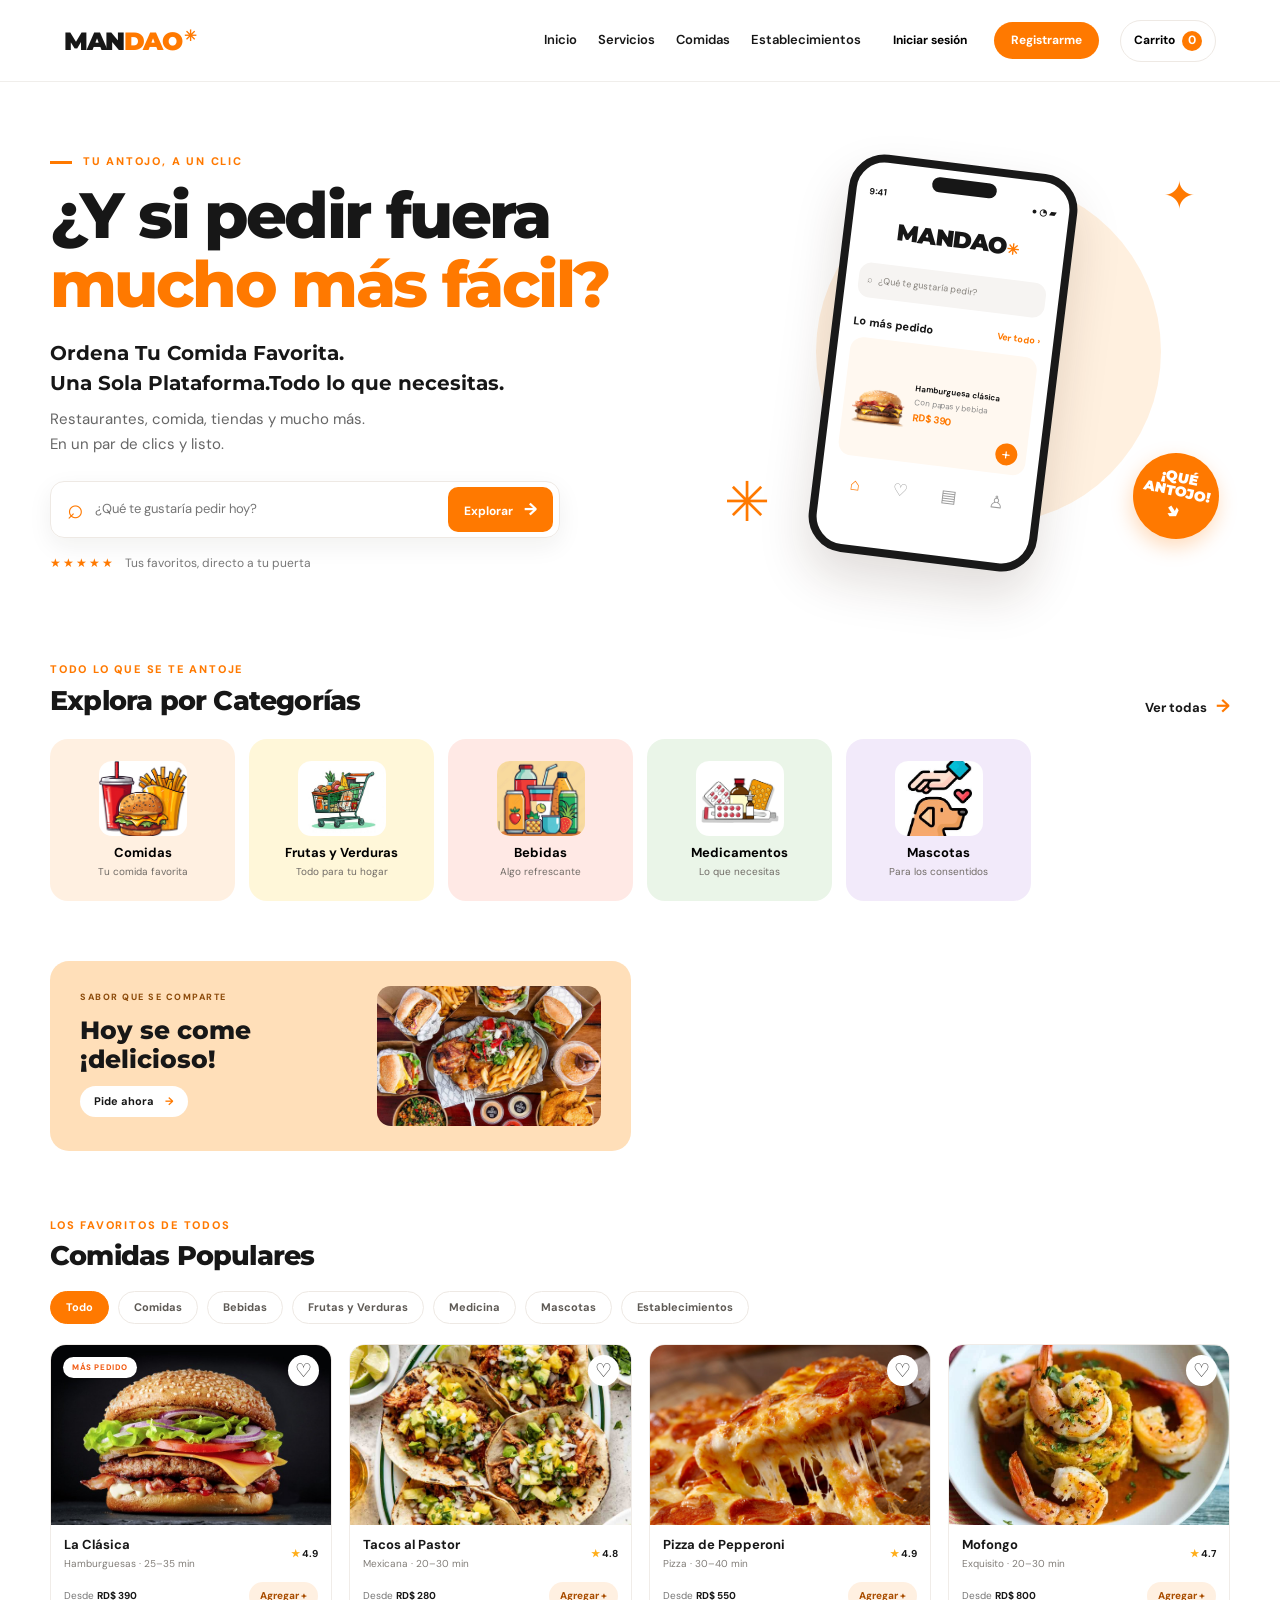
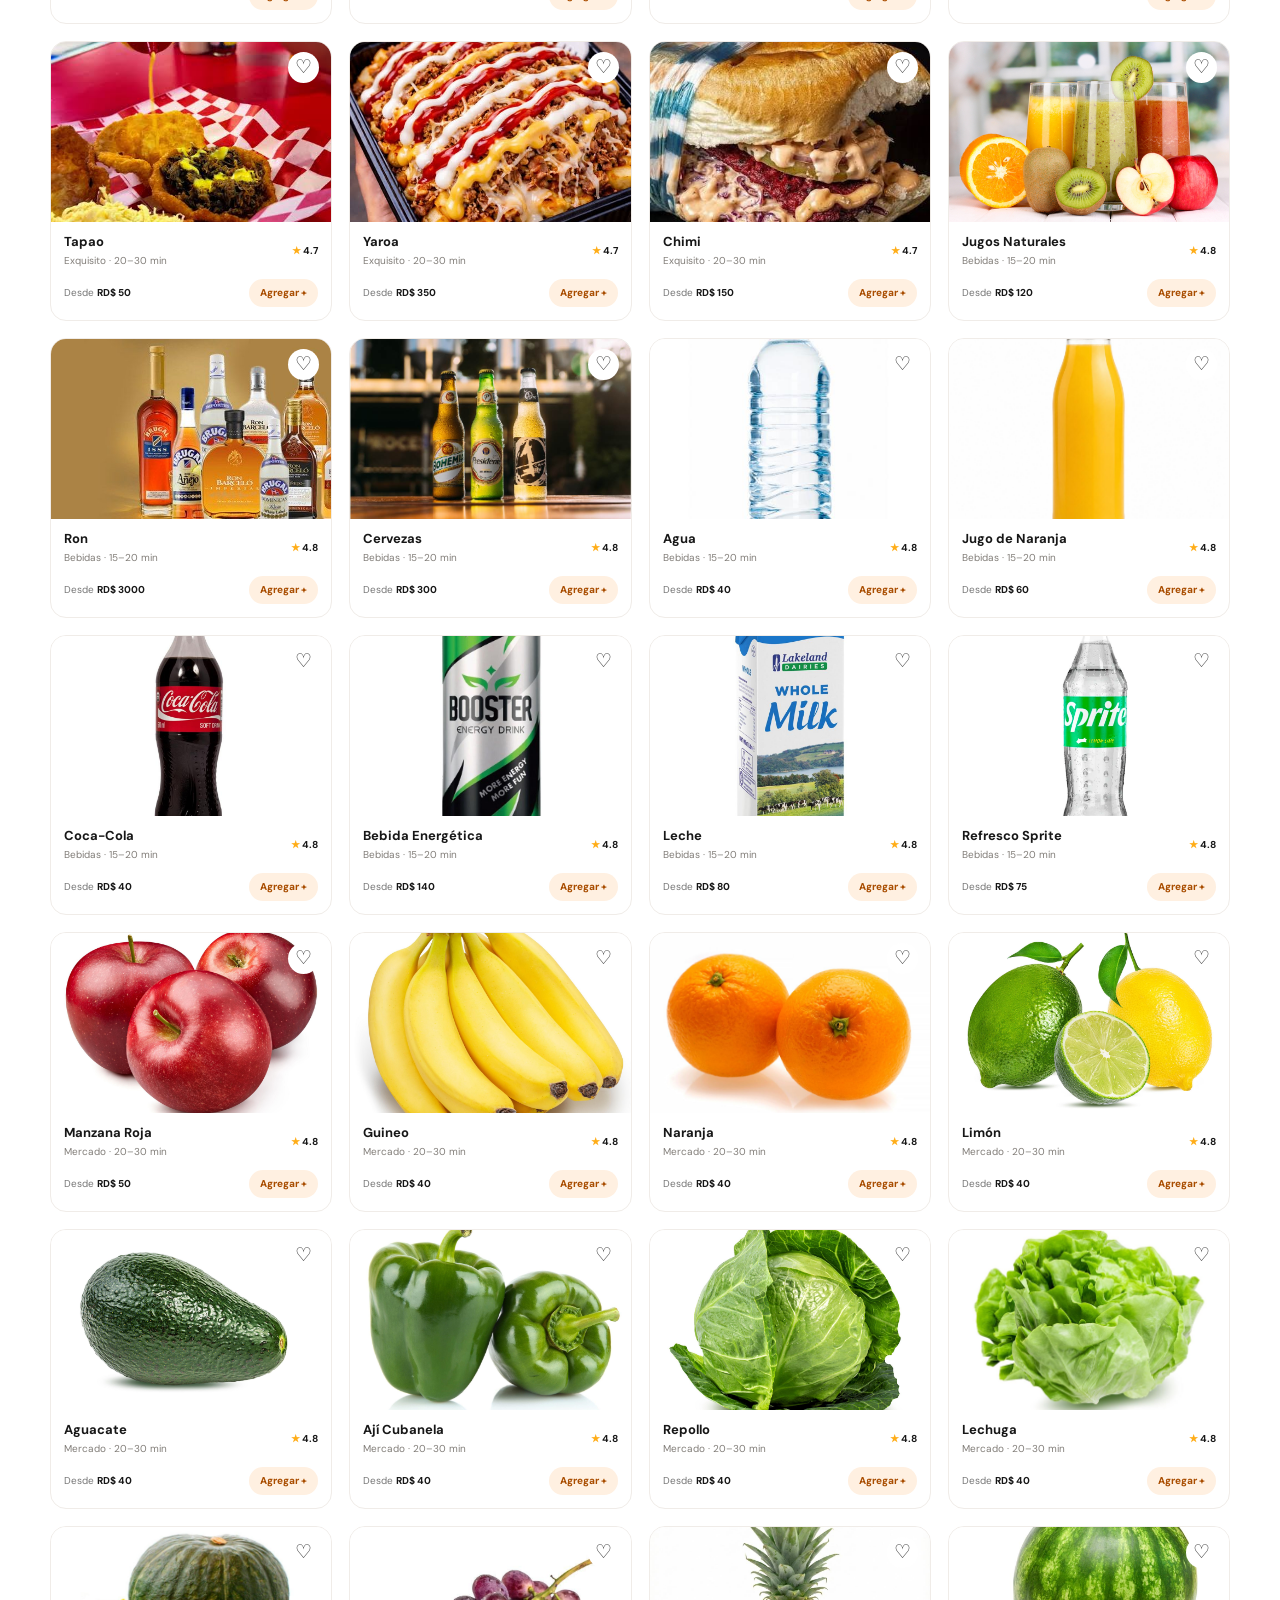
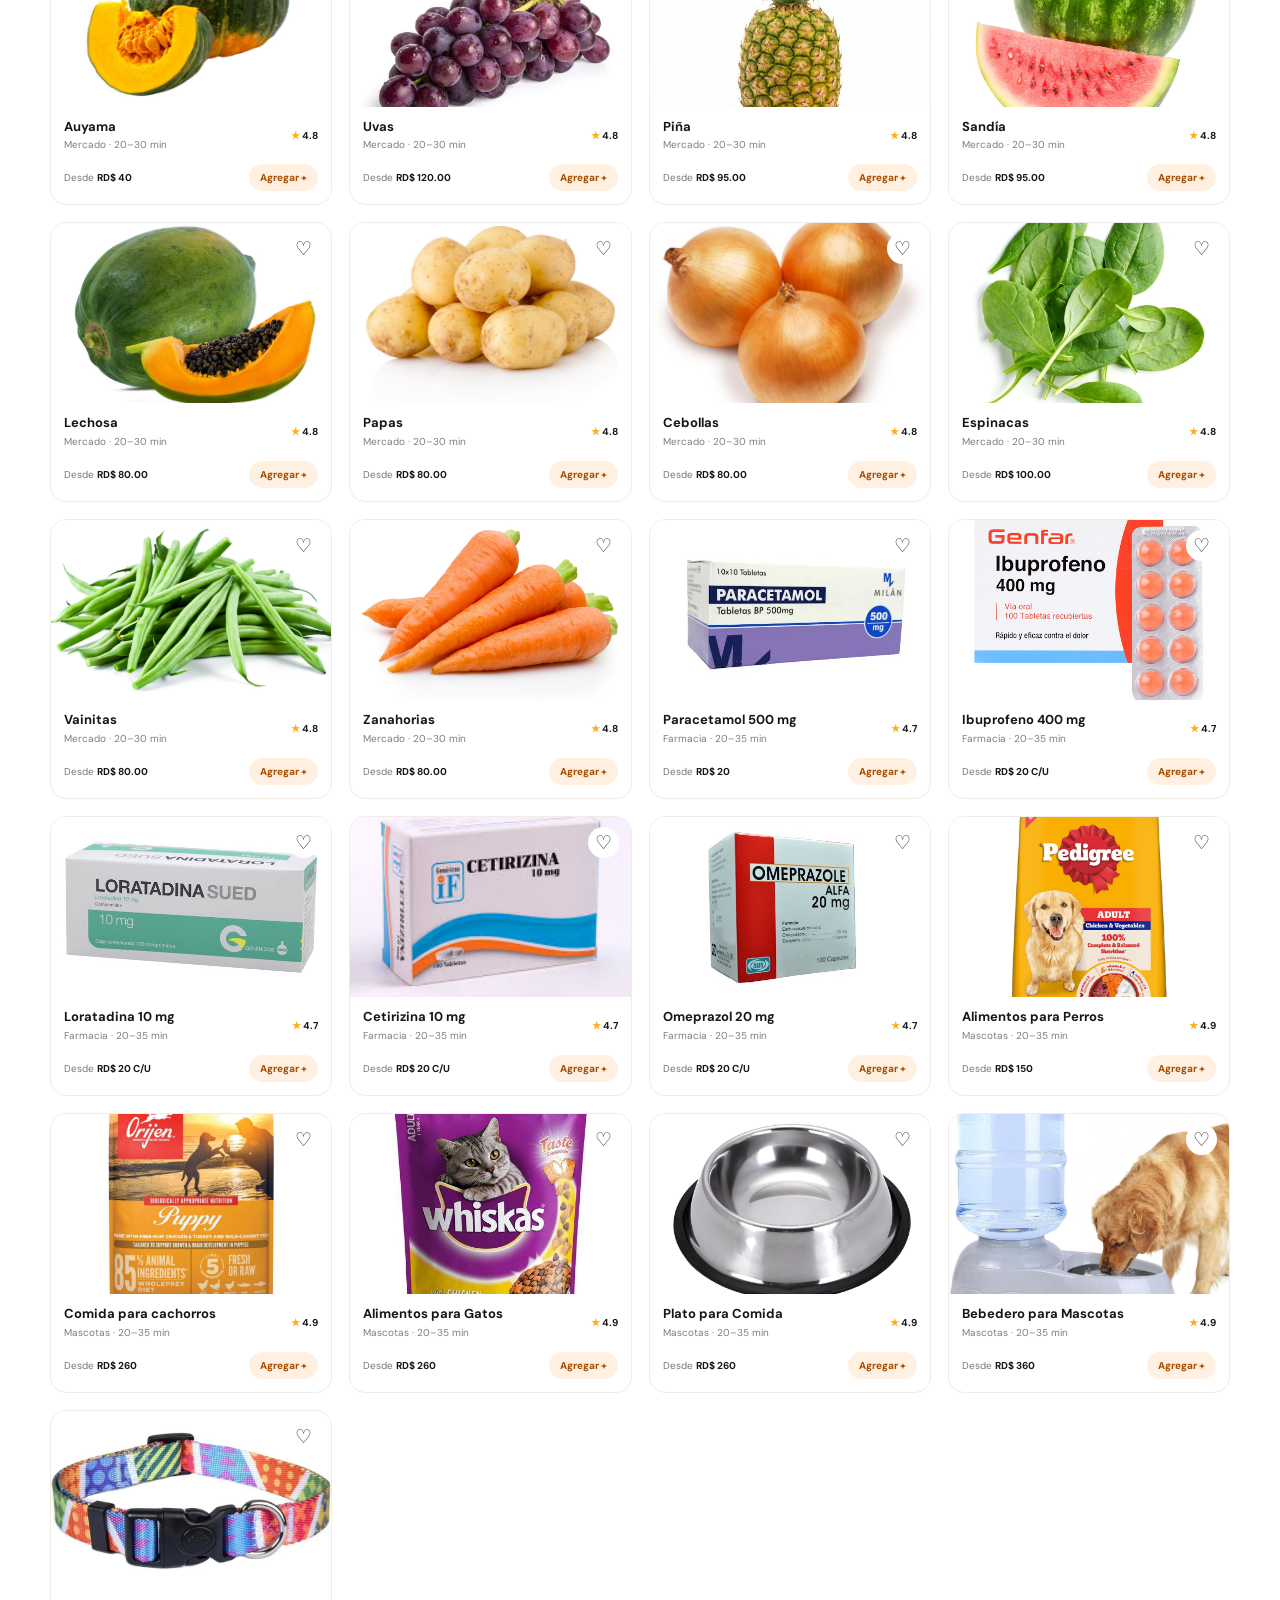
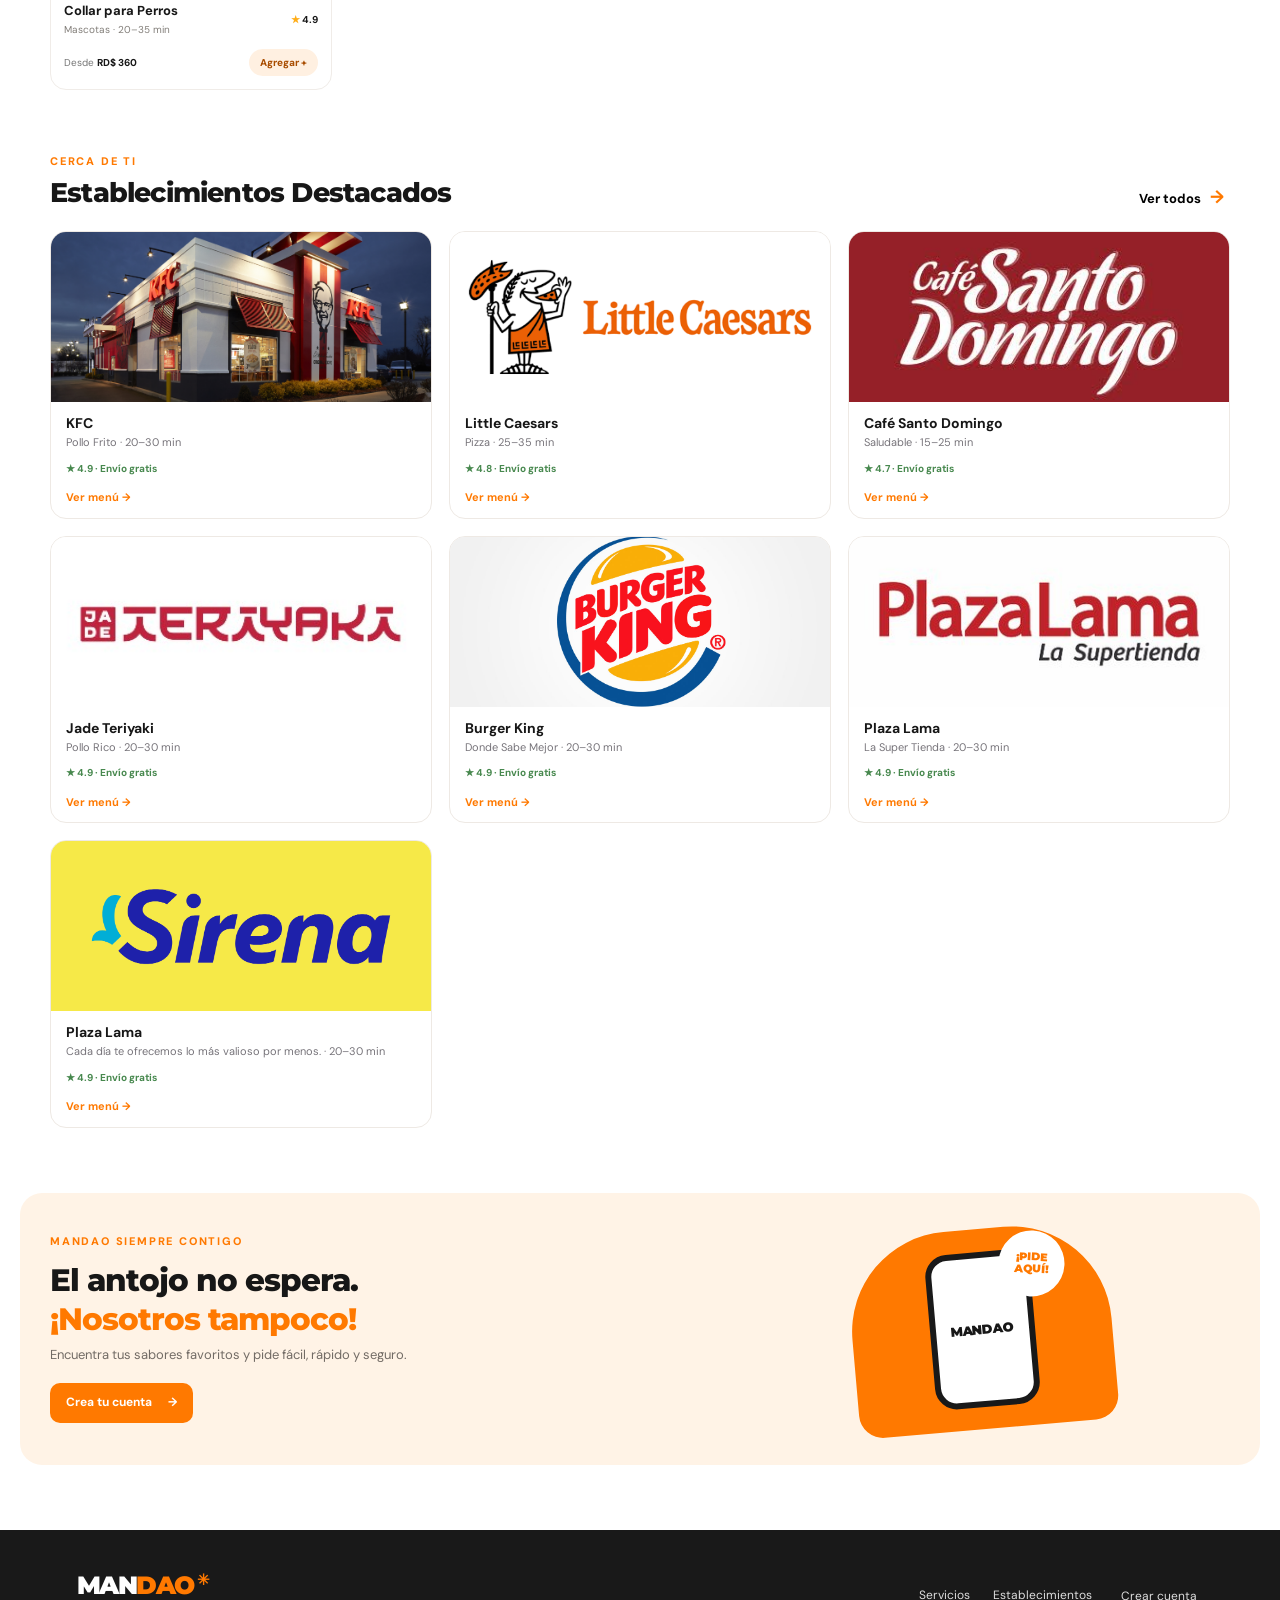
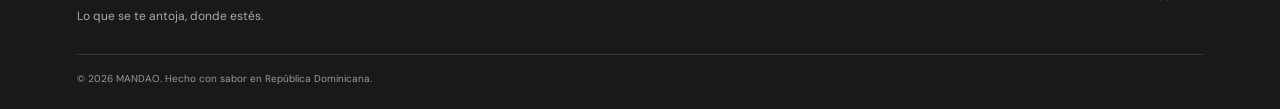
<file: index.html>
<!doctype html>
<html lang="es">
<head>
  <meta charset="utf-8">
  <meta name="viewport" content="width=device-width, initial-scale=1">
  <meta name="theme-color" content="#ff7900">
  <meta name="description" content="MANDAO: comida favorita, tiendas y mucho más en una sola plataforma.">
  <title>MANDAO — Tu comida favorita, a un clic</title>
  <link rel="stylesheet" href="normalize.css">
  <link rel="stylesheet" href="styless.css">
</head>
<body>
  <header class="site-header">
    <a class="logo" href="#inicio" aria-label="MANDAO, inicio">MAN<span>DAO</span><i>✳</i></a>
    <button class="menu-toggle" aria-label="Abrir menú" aria-expanded="false"><span></span><span></span><span></span></button>
    <nav class="menu" aria-label="Navegación principal">
      <a href="#inicio">Inicio</a>
      <a href="#servicios">Servicios</a>
      <a href="#menu">Comidas</a>
      <a href="#establecimientos">Establecimientos</a>
      <button class="nav-login" data-open="login-dialog">Iniciar sesión</button>
      <button class="nav-register" data-open="register-dialog">Registrarme</button>
      <button class="cart-button" data-open="cart-dialog" aria-label="Abrir carrito">Carrito <span id="cart-count">0</span></button>
    </nav>
  </header>

  <main>
    <section class="hero" id="inicio">
      <div class="hero-copy">
        <p class="eyebrow"><span></span> TU ANTOJO, A UN CLIC</p>
        <h1>¿Y si pedir fuera <em>mucho más fácil?</em></h1>
        <p class="hero-lead">Ordena Tu Comida Favorita.<br>Una Sola Plataforma.Todo lo que necesitas.</p>
        <p class="hero-description">Restaurantes, comida, tiendas y mucho más.<br>En un par de clics y listo.</p>
        <form class="search-form" id="search-form">
          <span aria-hidden="true">⌕</span>
          <input id="search-input" type="search" placeholder="¿Qué te gustaría pedir hoy?" aria-label="Buscar comida o restaurante">
          <button type="submit">Explorar <b>→</b></button>
        </form>
        <div class="hero-note"><span class="note-stars">★★★★★</span> Tus favoritos, directo a tu puerta</div>
      </div>
      <div class="hero-art" aria-label="Vista previa de la aplicación MANDAO">
        <div class="orange-sun"></div>
        <div class="doodle doodle-left">✳</div>
        <div class="doodle doodle-right">✦</div>
        <div class="phone">
          <div class="phone-island"></div>
          <div class="phone-top"><span>9:41</span><span>● ◔ ▰</span></div>
          <div class="phone-logo">MANDAO<i>✳</i></div>
          <div class="phone-search">⌕ &nbsp; ¿Qué te gustaría pedir?</div>
          <div class="phone-label">Lo más pedido <span>Ver todo ›</span></div>
          <div class="phone-food">
            <img src="imagenes/burger/b2.png" alt="Hamburguesa clásica">
            <div><b>Hamburguesa clásica</b><small>Con papas y bebida</small><strong>RD$ 390</strong></div>
            <button aria-label="Agregar hamburguesa" data-add="1">+</button>
          </div>
          <div class="phone-tabs"><span>⌂</span><span>♡</span><span>▤</span><span>♙</span></div>
        </div>
        <div class="hero-sticker">¡QUÉ<br>ANTOJO!<span>↘</span></div>
      </div>
    </section>

    <section class="categories section-wrap" id="servicios">
      <div class="section-heading">
        <div><p class="eyebrow">TODO LO QUE SE TE ANTOJE</p><h2>Explora por Categorías</h2></div>
        <a href="#menu" class="text-link">Ver todas <span>→</span></a>
      </div>
      <div class="category-grid">
        <button class="category-card cat-orange" data-filter="comida"><img src="imagenes/comidasp/c.jpg" alt="Hamburguesa"><b>Comidas</b><small>Tu comida favorita</small></button>
        <button class="category-card cat-yellow" data-filter="mercado"><img src="imagenes/comidasp/m.jpg" alt="Frutas y verduras"><b>Frutas y Verduras</b><small>Todo para tu hogar</small></button>
        <button class="category-card cat-pink" data-filter="bebidas"><img src="imagenes/comidasp/b.jpg" alt="Bebida refrescante"><b>Bebidas</b><small>Algo refrescante</small></button>
        <button class="category-card cat-green" data-filter="farmacia"><img src="imagenes/comidasp/f.jpg" alt="Productos de farmacia"><b>Medicamentos</b><small>Lo que necesitas</small></button>
        <button class="category-card cat-lilac" data-filter="mascota"><img src="imagenes/comidasp/ma.jpg" alt="Perro"><b>Mascotas</b><small>Para los consentidos</small></button>
      </div>
    </section>

    <section class="promo-strip section-wrap" aria-label="Promociones">
      <article class="promo promo-food">
        <div><span class="promo-kicker">SABOR QUE SE COMPARTE</span><h3>Hoy se come<br>¡delicioso!</h3><a href="#">Pide ahora <span>→</span></a></div>
        <img src="imagenes/comidasp/comida.jpeg" alt="Pizza recién horneada" onerror="this.src='https://images.unsplash.com/photo-1513104890138-7c749659a591?auto=format&fit=crop&w=360&q=80'">
      </article>
    </section>

    <section class="popular section-wrap" id="menu">
      <div class="section-heading">
        <div><p class="eyebrow">LOS FAVORITOS DE TODOS</p><h2 id="listing-title">Comidas Populares</h2></div>
      </div>
      <div class="filter-row" role="group" aria-label="Filtrar catálogo">
        <button class="filter-chip is-active" data-filter="todos">Todo</button>
        <button class="filter-chip" data-filter="comida">Comidas</button>
        <button class="filter-chip" data-filter="bebidas">Bebidas</button>
        <button class="filter-chip" data-filter="mercado">Frutas y Verduras</button>
        <button class="filter-chip" data-filter="farmacia">Medicina</button>
        <button class="filter-chip" data-filter="mascota">Mascotas</button>
        <button class="filter-chip" data-filter="establecimientos">Establecimientos</button>
      </div>


      <div class="food-grid" id="product-grid">
        <article class="food-card" data-category="comida" data-search="hamburguesa clasica burger la clasica">
          <div class="food-photo"><img src="imagenes/comidasp/h.jpg" alt="Hamburguesa con queso"><span class="food-tag">MÁS PEDIDO</span><button class="favorite" aria-label="Guardar favorito">♡</button></div>
          <div class="food-info"><div><h3>La Clásica</h3><p>Hamburguesas · 25–35 min</p></div><b class="rating">★ 4.9</b></div>
          <div class="food-bottom"><span>Desde <b>RD$ 390</b></span><button class="add-button" data-add="1">Agregar +</button></div>
        </article>


        <article class="food-card" data-category="comida" data-search="tacos pastor mexicana">
          <div class="food-photo"><img src="imagenes/comidasp/tacos.jpg" alt="Tacos al pastor"><button class="favorite" aria-label="Guardar favorito">♡</button></div>
          <div class="food-info"><div><h3>Tacos al Pastor</h3><p>Mexicana · 20–30 min</p></div><b class="rating">★ 4.8</b></div>
          <div class="food-bottom"><span>Desde <b>RD$ 280</b></span><button class="add-button" data-add="2">Agregar +</button></div>
        </article>


        <article class="food-card" data-category="comida" data-search="pizza casa pepperoni">
          <div class="food-photo"><img src="imagenes/comidasp/pizzap.jpg" alt="Pizza con queso y pepperoni"><button class="favorite" aria-label="Guardar favorito">♡</button></div>
          <div class="food-info"><div><h3>Pizza de Pepperoni</h3><p>Pizza · 30–40 min</p></div><b class="rating">★ 4.9</b></div>
          <div class="food-bottom"><span>Desde <b>RD$ 550</b></span><button class="add-button" data-add="3">Agregar +</button></div>
        </article>
        <article class="food-card" data-category="comida" data-search="bowl tropical saludable ensalada">
          <div class="food-photo"><img src="imagenes/comidasp/mofo.jpg" alt="Bowl saludable de vegetales"><button class="favorite" aria-label="Guardar favorito">♡</button></div>
          <div class="food-info"><div><h3>Mofongo</h3><p>Exquisito · 20–30 min</p></div><b class="rating">★ 4.7</b></div>
          <div class="food-bottom"><span>Desde <b>RD$ 800</b></span><button class="add-button" data-add="4">Agregar +</button></div>
        </article>
        <article class="food-card" data-category="comida" data-search="bowl tropical saludable ensalada">
          <div class="food-photo"><img src="imagenes/comidasp/tapao.jpg" alt="Bowl saludable de vegetales"><button class="favorite" aria-label="Guardar favorito">♡</button></div>
          <div class="food-info"><div><h3>Tapao</h3><p>Exquisito · 20–30 min</p></div><b class="rating">★ 4.7</b></div>
          <div class="food-bottom"><span>Desde <b>RD$ 50</b></span><button class="add-button" data-add="5">Agregar +</button></div>
        </article>
        <article class="food-card" data-category="comida" data-search="bowl tropical saludable ensalada">
          <div class="food-photo"><img src="imagenes/comidasp/yaroa.jpeg" alt="Bowl saludable de vegetales"><button class="favorite" aria-label="Guardar favorito">♡</button></div>
          <div class="food-info"><div><h3>Yaroa</h3><p>Exquisito · 20–30 min</p></div><b class="rating">★ 4.7</b></div>
          <div class="food-bottom"><span>Desde <b>RD$ 350</b></span><button class="add-button" data-add="6">Agregar +</button></div>
        </article>
        <article class="food-card" data-category="comida" data-search="bowl tropical saludable ensalada">
          <div class="food-photo"><img src="imagenes/comidasp/chimi.jpg" alt="Bowl saludable de vegetales"><button class="favorite" aria-label="Guardar favorito">♡</button></div>
          <div class="food-info"><div><h3>Chimi</h3><p>Exquisito · 20–30 min</p></div><b class="rating">★ 4.7</b></div>
          <div class="food-bottom"><span>Desde <b>RD$ 150</b></span><button class="add-button" data-add="7">Agregar +</button></div>
        </article>
        


        <article class="food-card" data-category="bebidas" data-search="jugo natural limonada bebida">
          <div class="food-photo"><img src="imagenes/comidasp/jugos.jpg" alt="Bebida fría de frutas"><button class="favorite" aria-label="Guardar favorito">♡</button></div>
          <div class="food-info"><div><h3>Jugos Naturales</h3><p>Bebidas · 15–20 min</p></div><b class="rating">★ 4.8</b></div>
          <div class="food-bottom"><span>Desde <b>RD$ 120</b></span><button class="add-button" data-add="8">Agregar +</button></div>
        </article>
        <article class="food-card" data-category="bebidas" data-search="jugo natural limonada bebida">
          <div class="food-photo"><img src="imagenes/comidasp/alcohol.jpg" alt="Bebida fría de frutas"><button class="favorite" aria-label="Guardar favorito">♡</button></div>
          <div class="food-info"><div><h3>Ron</h3><p>Bebidas · 15–20 min</p></div><b class="rating">★ 4.8</b></div>
          <div class="food-bottom"><span>Desde <b>RD$ 3000</b></span><button class="add-button" data-add="9">Agregar +</button></div>
        </article>
        <article class="food-card" data-category="bebidas" data-search="jugo natural limonada bebida">
          <div class="food-photo"><img src="imagenes/comidasp/cervezas.jpg" alt="Bebida fría de frutas"><button class="favorite" aria-label="Guardar favorito">♡</button></div>
          <div class="food-info"><div><h3>Cervezas</h3><p>Bebidas · 15–20 min</p></div><b class="rating">★ 4.8</b></div>
          <div class="food-bottom"><span>Desde <b>RD$ 300</b></span><button class="add-button" data-add="10">Agregar +</button></div>
        </article>
        <article class="food-card" data-category="bebidas" data-search="jugo natural limonada bebida">
          <div class="food-photo"><img src="imagenes/bebidas/agua.jpg" alt="Bebida fría de frutas"><button class="favorite" aria-label="Guardar favorito">♡</button></div>
          <div class="food-info"><div><h3>Agua</h3><p>Bebidas · 15–20 min</p></div><b class="rating">★ 4.8</b></div>
          <div class="food-bottom"><span>Desde <b>RD$ 40</b></span><button class="add-button" data-add="11">Agregar +</button></div>
        </article>
        <article class="food-card" data-category="bebidas" data-search="jugo natural limonada bebida">
          <div class="food-photo"><img src="imagenes/bebidas/jugon.jpg" alt="Bebida fría de frutas"><button class="favorite" aria-label="Guardar favorito">♡</button></div>
          <div class="food-info"><div><h3>Jugo de Naranja</h3><p>Bebidas · 15–20 min</p></div><b class="rating">★ 4.8</b></div>
          <div class="food-bottom"><span>Desde <b>RD$ 60</b></span><button class="add-button" data-add="12">Agregar +</button></div>
        </article>
        <article class="food-card" data-category="bebidas" data-search="jugo natural limonada bebida">
          <div class="food-photo"><img src="imagenes/bebidas/coca.jpg" alt="Bebida fría de frutas"><button class="favorite" aria-label="Guardar favorito">♡</button></div>
          <div class="food-info"><div><h3>Coca-Cola</h3><p>Bebidas · 15–20 min</p></div><b class="rating">★ 4.8</b></div>
          <div class="food-bottom"><span>Desde <b>RD$ 40</b></span><button class="add-button" data-add="13">Agregar +</button></div>
        </article>
        <article class="food-card" data-category="bebidas" data-search="jugo natural limonada bebida">
          <div class="food-photo"><img src="imagenes/bebidas/ener.jpg" alt="Bebida fría de frutas"><button class="favorite" aria-label="Guardar favorito">♡</button></div>
          <div class="food-info"><div><h3>Bebida Energética</h3><p>Bebidas · 15–20 min</p></div><b class="rating">★ 4.8</b></div>
          <div class="food-bottom"><span>Desde <b>RD$ 140</b></span><button class="add-button" data-add="14">Agregar +</button></div>
        </article>
        <article class="food-card" data-category="bebidas" data-search="jugo natural limonada bebida">
          <div class="food-photo"><img src="imagenes/bebidas/leche.jpg" alt="Bebida fría de frutas"><button class="favorite" aria-label="Guardar favorito">♡</button></div>
          <div class="food-info"><div><h3>Leche</h3><p>Bebidas · 15–20 min</p></div><b class="rating">★ 4.8</b></div>
          <div class="food-bottom"><span>Desde <b>RD$ 80</b></span><button class="add-button" data-add="15">Agregar +</button></div>
        </article>
        <article class="food-card" data-category="bebidas" data-search="jugo natural limonada bebida">
          <div class="food-photo"><img src="imagenes/bebidas/sprite.jpg" alt="Bebida fría de frutas"><button class="favorite" aria-label="Guardar favorito">♡</button></div>
          <div class="food-info"><div><h3>Refresco Sprite</h3><p>Bebidas · 15–20 min</p></div><b class="rating">★ 4.8</b></div>
          <div class="food-bottom"><span>Desde <b>RD$ 75</b></span><button class="add-button" data-add="16">Agregar +</button></div>
        </article>



        <article class="food-card" data-category="mercado" data-search="frutas mercado canasta fresca">
          <div class="food-photo"><img src="imagenes/frutas/m.jpg" alt="Frutas y verduras frescas"><button class="favorite" aria-label="Guardar favorito">♡</button></div>
          <div class="food-info"><div><h3>Manzana Roja</h3><p>Mercado · 20–30 min</p></div><b class="rating">★ 4.8</b></div>
          <div class="food-bottom"><span>Desde <b>RD$ 50</b></span><button class="add-button" data-add="17">Agregar +</button></div>
        </article>
        <article class="food-card" data-category="mercado" data-search="frutas mercado canasta fresca">
          <div class="food-photo"><img src="imagenes/frutas/g.jpg" alt="Frutas y verduras frescas"><button class="favorite" aria-label="Guardar favorito">♡</button></div>
          <div class="food-info"><div><h3>Guineo</h3><p>Mercado · 20–30 min</p></div><b class="rating">★ 4.8</b></div>
          <div class="food-bottom"><span>Desde <b>RD$ 40</b></span><button class="add-button" data-add="18">Agregar +</button></div>
        </article>
        <article class="food-card" data-category="mercado" data-search="frutas mercado canasta fresca">
          <div class="food-photo"><img src="imagenes/frutas/n.jpg" alt="Frutas y verduras frescas"><button class="favorite" aria-label="Guardar favorito">♡</button></div>
          <div class="food-info"><div><h3>Naranja</h3><p>Mercado · 20–30 min</p></div><b class="rating">★ 4.8</b></div>
          <div class="food-bottom"><span>Desde <b>RD$ 40</b></span><button class="add-button" data-add="19">Agregar +</button></div>
        </article>
        <article class="food-card" data-category="mercado" data-search="frutas mercado canasta fresca">
          <div class="food-photo"><img src="imagenes/frutas/l.jpg" alt="Frutas y verduras frescas"><button class="favorite" aria-label="Guardar favorito">♡</button></div>
          <div class="food-info"><div><h3>Limón</h3><p>Mercado · 20–30 min</p></div><b class="rating">★ 4.8</b></div>
          <div class="food-bottom"><span>Desde <b>RD$ 40</b></span><button class="add-button" data-add="20">Agregar +</button></div>
        </article>
        <article class="food-card" data-category="mercado" data-search="frutas mercado canasta fresca">
          <div class="food-photo"><img src="imagenes/frutas/a.jpg" alt="Frutas y verduras frescas"><button class="favorite" aria-label="Guardar favorito">♡</button></div>
          <div class="food-info"><div><h3>Aguacate</h3><p>Mercado · 20–30 min</p></div><b class="rating">★ 4.8</b></div>
          <div class="food-bottom"><span>Desde <b>RD$ 40</b></span><button class="add-button" data-add="21">Agregar +</button></div>
        </article>
        <article class="food-card" data-category="mercado" data-search="frutas mercado canasta fresca">
          <div class="food-photo"><img src="imagenes/frutas/aj.jpg" alt="Frutas y verduras frescas"><button class="favorite" aria-label="Guardar favorito">♡</button></div>
          <div class="food-info"><div><h3>Ají Cubanela</h3><p>Mercado · 20–30 min</p></div><b class="rating">★ 4.8</b></div>
          <div class="food-bottom"><span>Desde <b>RD$ 40</b></span><button class="add-button" data-add="22">Agregar +</button></div>
        </article>
        <article class="food-card" data-category="mercado" data-search="frutas mercado canasta fresca">
          <div class="food-photo"><img src="imagenes/frutas/r.jpg" alt="Frutas y verduras frescas"><button class="favorite" aria-label="Guardar favorito">♡</button></div>
          <div class="food-info"><div><h3>Repollo</h3><p>Mercado · 20–30 min</p></div><b class="rating">★ 4.8</b></div>
          <div class="food-bottom"><span>Desde <b>RD$ 40</b></span><button class="add-button" data-add="23">Agregar +</button></div>
        </article>
         <article class="food-card" data-category="mercado" data-search="frutas mercado canasta fresca">
          <div class="food-photo"><img src="imagenes/frutas/le.jpg" alt="Frutas y verduras frescas"><button class="favorite" aria-label="Guardar favorito">♡</button></div>
          <div class="food-info"><div><h3>Lechuga</h3><p>Mercado · 20–30 min</p></div><b class="rating">★ 4.8</b></div>
          <div class="food-bottom"><span>Desde <b>RD$ 40</b></span><button class="add-button" data-add="24">Agregar +</button></div>
        </article>
        <article class="food-card" data-category="mercado" data-search="frutas mercado canasta fresca">
          <div class="food-photo"><img src="imagenes/frutas/au.jpg" alt="Frutas y verduras frescas"><button class="favorite" aria-label="Guardar favorito">♡</button></div>
          <div class="food-info"><div><h3>Auyama</h3><p>Mercado · 20–30 min</p></div><b class="rating">★ 4.8</b></div>
          <div class="food-bottom"><span>Desde <b>RD$ 40</b></span><button class="add-button" data-add="25">Agregar +</button></div>
        </article>
        <article class="food-card" data-category="mercado" data-search="frutas mercado canasta fresca">
          <div class="food-photo"><img src="imagenes/frutas/u.jpg" alt="Frutas y verduras frescas"><button class="favorite" aria-label="Guardar favorito">♡</button></div>
          <div class="food-info"><div><h3>Uvas</h3><p>Mercado · 20–30 min</p></div><b class="rating">★ 4.8</b></div>
          <div class="food-bottom"><span>Desde <b>RD$ 120.00</b></span><button class="add-button" data-add="26">Agregar +</button></div>
        </article>
        <article class="food-card" data-category="mercado" data-search="frutas mercado canasta fresca">
          <div class="food-photo"><img src="imagenes/frutas/p.jpg" alt="Frutas y verduras frescas"><button class="favorite" aria-label="Guardar favorito">♡</button></div>
          <div class="food-info"><div><h3>Piña</h3><p>Mercado · 20–30 min</p></div><b class="rating">★ 4.8</b></div>
          <div class="food-bottom"><span>Desde <b>RD$ 95.00</b></span><button class="add-button" data-add="27">Agregar +</button></div>
        </article>
        <article class="food-card" data-category="mercado" data-search="frutas mercado canasta fresca">
          <div class="food-photo"><img src="imagenes/frutas/s.jpg" alt="Frutas y verduras frescas"><button class="favorite" aria-label="Guardar favorito">♡</button></div>
          <div class="food-info"><div><h3>Sandía</h3><p>Mercado · 20–30 min</p></div><b class="rating">★ 4.8</b></div>
          <div class="food-bottom"><span>Desde <b>RD$ 95.00</b></span><button class="add-button" data-add="28">Agregar +</button></div>
        </article>
        <article class="food-card" data-category="mercado" data-search="frutas mercado canasta fresca">
          <div class="food-photo"><img src="imagenes/frutas/lec.jpg" alt="Frutas y verduras frescas"><button class="favorite" aria-label="Guardar favorito">♡</button></div>
          <div class="food-info"><div><h3>Lechosa</h3><p>Mercado · 20–30 min</p></div><b class="rating">★ 4.8</b></div>
          <div class="food-bottom"><span>Desde <b>RD$ 80.00</b></span><button class="add-button" data-add="29">Agregar +</button></div>
        </article>
        <article class="food-card" data-category="mercado" data-search="frutas mercado canasta fresca">
          <div class="food-photo"><img src="imagenes/frutas/papas.jpg" alt="Frutas y verduras frescas"><button class="favorite" aria-label="Guardar favorito">♡</button></div>
          <div class="food-info"><div><h3>Papas</h3><p>Mercado · 20–30 min</p></div><b class="rating">★ 4.8</b></div>
          <div class="food-bottom"><span>Desde <b>RD$ 80.00</b></span><button class="add-button" data-add="30">Agregar +</button></div>
        </article>
        <article class="food-card" data-category="mercado" data-search="frutas mercado canasta fresca">
          <div class="food-photo"><img src="imagenes/frutas/cebollas.jpg" alt="Frutas y verduras frescas"><button class="favorite" aria-label="Guardar favorito">♡</button></div>
          <div class="food-info"><div><h3>Cebollas</h3><p>Mercado · 20–30 min</p></div><b class="rating">★ 4.8</b></div>
          <div class="food-bottom"><span>Desde <b>RD$ 80.00</b></span><button class="add-button" data-add="31">Agregar +</button></div>
        </article>
        <article class="food-card" data-category="mercado" data-search="frutas mercado canasta fresca">
          <div class="food-photo"><img src="imagenes/frutas/espinacas.jpg" alt="Frutas y verduras frescas"><button class="favorite" aria-label="Guardar favorito">♡</button></div>
          <div class="food-info"><div><h3>Espinacas</h3><p>Mercado · 20–30 min</p></div><b class="rating">★ 4.8</b></div>
          <div class="food-bottom"><span>Desde <b>RD$ 100.00</b></span><button class="add-button" data-add="32">Agregar +</button></div>
        </article>
        <article class="food-card" data-category="mercado" data-search="frutas mercado canasta fresca">
          <div class="food-photo"><img src="imagenes/frutas/vainitas.jpg" alt="Frutas y verduras frescas"><button class="favorite" aria-label="Guardar favorito">♡</button></div>
          <div class="food-info"><div><h3>Vainitas</h3><p>Mercado · 20–30 min</p></div><b class="rating">★ 4.8</b></div>
          <div class="food-bottom"><span>Desde <b>RD$ 80.00</b></span><button class="add-button" data-add="33">Agregar +</button></div>
        </article>
        <article class="food-card" data-category="mercado" data-search="frutas mercado canasta fresca">
          <div class="food-photo"><img src="imagenes/frutas/zanahorias.jpg" alt="Frutas y verduras frescas"><button class="favorite" aria-label="Guardar favorito">♡</button></div>
          <div class="food-info"><div><h3>Zanahorias</h3><p>Mercado · 20–30 min</p></div><b class="rating">★ 4.8</b></div>
          <div class="food-bottom"><span>Desde <b>RD$ 80.00</b></span><button class="add-button" data-add="34">Agregar +</button></div>
        </article>




        <article class="food-card" data-category="farmacia" data-search="farmacia botiquin cuidado salud">
          <div class="food-photo"><img src="imagenes/medicamentos/p.jpg" alt="Productos de cuidado personal"><button class="favorite" aria-label="Guardar favorito">♡</button></div>
          <div class="food-info"><div><h3>Paracetamol 500 mg</h3><p>Farmacia · 20–35 min</p></div><b class="rating">★ 4.7</b></div>
          <div class="food-bottom"><span>Desde <b>RD$ 20</b></span><button class="add-button" data-add="35">Agregar +</button></div>
        </article>
        <article class="food-card" data-category="farmacia" data-search="farmacia botiquin cuidado salud">
          <div class="food-photo"><img src="imagenes/medicamentos/i.jpg" alt="Productos de cuidado personal"><button class="favorite" aria-label="Guardar favorito">♡</button></div>
          <div class="food-info"><div><h3>Ibuprofeno 400 mg</h3><p>Farmacia · 20–35 min</p></div><b class="rating">★ 4.7</b></div>
          <div class="food-bottom"><span>Desde <b>RD$ 20 C/U</b></span><button class="add-button" data-add="36">Agregar +</button></div>
        </article>
        <article class="food-card" data-category="farmacia" data-search="farmacia botiquin cuidado salud">
          <div class="food-photo"><img src="imagenes/medicamentos/l.jpg" alt="Productos de cuidado personal"><button class="favorite" aria-label="Guardar favorito">♡</button></div>
          <div class="food-info"><div><h3>Loratadina 10 mg</h3><p>Farmacia · 20–35 min</p></div><b class="rating">★ 4.7</b></div>
          <div class="food-bottom"><span>Desde <b>RD$ 20 C/U</b></span><button class="add-button" data-add="37">Agregar +</button></div>
        </article>
        <article class="food-card" data-category="farmacia" data-search="farmacia botiquin cuidado salud">
          <div class="food-photo"><img src="imagenes/medicamentos/c.jpg" alt="Productos de cuidado personal"><button class="favorite" aria-label="Guardar favorito">♡</button></div>
          <div class="food-info"><div><h3>Cetirizina 10 mg</h3><p>Farmacia · 20–35 min</p></div><b class="rating">★ 4.7</b></div>
          <div class="food-bottom"><span>Desde <b>RD$ 20 C/U</b></span><button class="add-button" data-add="38">Agregar +</button></div>
        </article>
        <article class="food-card" data-category="farmacia" data-search="farmacia botiquin cuidado salud">
          <div class="food-photo"><img src="imagenes/medicamentos/o.jpg" alt="Productos de cuidado personal"><button class="favorite" aria-label="Guardar favorito">♡</button></div>
          <div class="food-info"><div><h3>Omeprazol 20 mg</h3><p>Farmacia · 20–35 min</p></div><b class="rating">★ 4.7</b></div>
          <div class="food-bottom"><span>Desde <b>RD$ 20 C/U</b></span><button class="add-button" data-add="39">Agregar +</button></div>
        </article>


        <article class="food-card" data-category="mascota" data-search="mascotas perro alimento snack">
          <div class="food-photo"><img src="imagenes/mascotas/p.jpg" alt="Perro listo para recibir su premio"><button class="favorite" aria-label="Guardar favorito">♡</button></div>
          <div class="food-info"><div><h3>Alimentos para Perros</h3><p>Mascotas · 20–35 min</p></div><b class="rating">★ 4.9</b></div>
          <div class="food-bottom"><span>Desde <b>RD$ 150</b></span><button class="add-button" data-add="40">Agregar +</button></div>
        </article>
        <article class="food-card" data-category="mascota" data-search="mascotas perro alimento snack">
          <div class="food-photo"><img src="imagenes/mascotas/ca.jpg" alt="Perro listo para recibir su premio"><button class="favorite" aria-label="Guardar favorito">♡</button></div>
          <div class="food-info"><div><h3>Comida para cachorros</h3><p>Mascotas · 20–35 min</p></div><b class="rating">★ 4.9</b></div>
          <div class="food-bottom"><span>Desde <b>RD$ 260</b></span><button class="add-button" data-add="41">Agregar +</button></div>
        </article>
        <article class="food-card" data-category="mascota" data-search="mascotas perro alimento snack">
          <div class="food-photo"><img src="imagenes/mascotas/g.jpg" alt="Perro listo para recibir su premio"><button class="favorite" aria-label="Guardar favorito">♡</button></div>
          <div class="food-info"><div><h3>Alimentos para Gatos</h3><p>Mascotas · 20–35 min</p></div><b class="rating">★ 4.9</b></div>
          <div class="food-bottom"><span>Desde <b>RD$ 260</b></span><button class="add-button" data-add="42">Agregar +</button></div>
        </article>
        <article class="food-card" data-category="mascota" data-search="mascotas perro alimento snack">
          <div class="food-photo"><img src="imagenes/mascotas/pl.jpg" alt="Perro listo para recibir su premio"><button class="favorite" aria-label="Guardar favorito">♡</button></div>
          <div class="food-info"><div><h3>Plato para Comida</h3><p>Mascotas · 20–35 min</p></div><b class="rating">★ 4.9</b></div>
          <div class="food-bottom"><span>Desde <b>RD$ 260</b></span><button class="add-button" data-add="43">Agregar +</button></div>
        </article>
        <article class="food-card" data-category="mascota" data-search="mascotas perro alimento snack">
          <div class="food-photo"><img src="imagenes/mascotas/b.jpg" alt="Perro listo para recibir su premio"><button class="favorite" aria-label="Guardar favorito">♡</button></div>
          <div class="food-info"><div><h3>Bebedero para Mascotas</h3><p>Mascotas · 20–35 min</p></div><b class="rating">★ 4.9</b></div>
          <div class="food-bottom"><span>Desde <b>RD$ 360</b></span><button class="add-button" data-add="44">Agregar +</button></div>
        </article>
        <article class="food-card" data-category="mascota" data-search="mascotas perro alimento snack">
          <div class="food-photo"><img src="imagenes/mascotas/co.jpg" alt="Perro listo para recibir su premio"><button class="favorite" aria-label="Guardar favorito">♡</button></div>
          <div class="food-info"><div><h3>Collar para Perros</h3><p>Mascotas · 20–35 min</p></div><b class="rating">★ 4.9</b></div>
          <div class="food-bottom"><span>Desde <b>RD$ 360</b></span><button class="add-button" data-add="45">Agregar +</button></div>
        </article>




      </div>
      <p class="empty-message" id="empty-message" hidden>No encontramos opciones con ese filtro. Prueba otra categoría.</p>
    </section>

    <section class="establishments section-wrap" id="establecimientos">
      <div class="section-heading"><div><p class="eyebrow">CERCA DE TI</p><h2>Establecimientos Destacados</h2></div><button class="text-link" data-filter="establecimientos">Ver todos <span>→</span></button></div>
      <div class="establishment-grid">
        <article class="establishment-card"><a href="restaurant.html?restaurant=kfc"><img src="imagenes/kfc/kfc.jpg" alt="Interior de restaurante"><div><h3>KFC</h3><p>Pollo Frito · 20–30 min</p><span>★ 4.9 · Envío gratis</span></div><b class="establishment-open">Ver menú →</b></a></article>
        <article class="establishment-card"><a href="restaurant.html?restaurant=little"><img src="imagenes/little/images.png" alt="Restaurante acogedor"><div><h3>Little Caesars</h3><p>Pizza · 25–35 min</p><span>★ 4.8 · Envío gratis</span></div><b class="establishment-open">Ver menú →</b></a></article>
        <article class="establishment-card"><a href="restaurant.html?restaurant=cafe"><img src="imagenes/cafe/images.jpg" alt="Comedor de restaurante"><div><h3>Café Santo Domingo</h3><p>Saludable · 15–25 min</p><span>★ 4.7 · Envío gratis</span></div><b class="establishment-open">Ver menú →</b></a></article>
        <article class="establishment-card"><a href="restaurant.html?restaurant=jade"><img src="imagenes/jade/jade.jpg" alt="Interior de restaurante"><div><h3>Jade Teriyaki</h3><p>Pollo Rico · 20–30 min</p><span>★ 4.9 · Envío gratis</span></div><b class="establishment-open">Ver menú →</b></a></article>
        <article class="establishment-card"><a href="restaurant.html?restaurant=burger"><img src="imagenes/burger/Burger.jpg" alt="Interior de restaurante"><div><h3>Burger King</h3><p>Donde Sabe Mejor · 20–30 min</p><span>★ 4.9 · Envío gratis</span></div><b class="establishment-open">Ver menú →</b></a></article>
        <article class="establishment-card"><a href="restaurant.html?restaurant=plazalama"><img src="imagenes/plazalama/p1.jpg" alt="Interior de restaurante"><div><h3>Plaza Lama</h3><p>La Super Tienda · 20–30 min</p><span>★ 4.9 · Envío gratis</span></div><b class="establishment-open">Ver menú →</b></a></article>
        <article class="establishment-card"><a href="restaurant.html?restaurant=sirena"><img src="imagenes/lasirena/sirena.png" alt="Interior de restaurante"><div><h3>Plaza Lama</h3><p>Cada día te ofrecemos lo más valioso por menos. · 20–30 min</p><span>★ 4.9 · Envío gratis</span></div><b class="establishment-open">Ver menú →</b></a></article>
      </div>
    </section>


    <section class="supermarket section-wrap" id="supermercados" hidden>
      <div class="section-heading"><div><p class="eyebrow">CERCA DE TI</p><h2>Supermercados Destacados</h2></div><button class="text-link" data-filter="supermercados">Ver todos <span>→</span></button></div>
      <div class="supermarket-grid">
        <article class="supermarket-card"><a href="supermarket.html?supermarket=plazalama"><img src="imagenes/plazalama/p1.jpg" alt="Plaza Lama"><div><h3>Plaza Lama</h3><p>Supermercado · 20–30 min</p><span>★ 4.9 · Envío gratis</span></div><b class="supermarket-open">Ver productos →</b></a></article>
        <article class="supermarket-card"><a href="supermarket.html?supermarket=jumbo"><img src="imagenes/comidasp/vegetales.jpg" alt="Productos frescos de supermercado"><div><h3>Jumbo</h3><p>Supermercado · 25–35 min</p><span>★ 4.8 · Envío gratis</span></div><b class="supermarket-open">Ver productos →</b></a></article>
        <article class="supermarket-card"><a href="supermarket.html?supermarket=nacional"><img src="imagenes/comidasp/comida.jpeg" alt="Productos de supermercado"><div><h3>Supermercado Nacional</h3><p>Supermercado · 25–35 min</p><span>★ 4.8 · Envío gratis</span></div><b class="supermarket-open">Ver productos →</b></a></article>
        <article class="supermarket-card"><a href="supermarket.html?supermarket=sirena"><img src="imagenes/comidasp/b.jpg" alt="Productos de supermercado"><div><h3>La Sirena</h3><p>Supermercado · 25–35 min</p><span>★ 4.8 · Envío gratis</span></div><b class="supermarket-open">Ver productos →</b></a></article>
        <article class="supermarket-card"><a href="supermarket.html?supermarket=bravo"><img src="imagenes/comidasp/m.jpg" alt="Productos frescos de supermercado"><div><h3>Bravo</h3><p>Supermercado · 20–30 min</p><span>★ 4.8 · Envío gratis</span></div><b class="supermarket-open">Ver productos →</b></a></article>
      </div>
    </section>

    
    <section class="app-banner section-wrap">
      <div><p class="eyebrow">MANDAO SIEMPRE CONTIGO</p><h2>El antojo no espera.<br><em>¡Nosotros tampoco!</em></h2><p>Encuentra tus sabores favoritos y pide fácil, rápido y seguro.</p><button class="app-button" data-open="register-dialog">Crea tu cuenta <span>→</span></button></div>
      <div class="app-art"><div class="app-phone"><span>MANDAO</span><b>¡PIDE<br>AQUÍ!</b></div></div>
    </section>
  </main>

  <footer id="contacto">
    <a class="logo footer-logo" href="#inicio">MAN<span>DAO</span><i>✳</i></a>
    <p>Lo que se te antoja, donde estés.</p>
    <div class="footer-links"><a href="#servicios">Servicios</a><a href="#establecimientos">Establecimientos</a><button data-open="register-dialog">Crear cuenta</button></div>
    <small>© 2026 MANDAO. Hecho con sabor en República Dominicana.</small>
  </footer>

  <dialog class="site-dialog" id="cart-dialog">
    <form method="dialog"><button class="dialog-close" aria-label="Cerrar">×</button></form>
    <p class="eyebrow">TU PEDIDO</p><h2>Carrito de Compras</h2>
    <div id="cart-items" class="cart-items"><p class="cart-empty">Tu carrito está vacío. ¡Elige algo rico!</p></div>
    <div class="cart-total"><span>Total</span><b id="cart-total">RD$ 0</b></div>
    <button class="checkout-button" id="checkout-button">Continuar con el Pedido</button>
  </dialog>

  <dialog class="site-dialog form-dialog" id="register-dialog">
    <form method="dialog"><button class="dialog-close" aria-label="Cerrar">×</button></form>
    <p class="eyebrow">BIENVENIDO A MANDAO</p><h2>Crea tu cuenta</h2>
    <form class="account-form" id="register-form">
      <label>Nombre completo<input name="name" autocomplete="name" required placeholder="Tu nombre"></label>
      <label>Correo electrónico<input name="email" type="email" autocomplete="email" required placeholder="nombre@correo.com"></label>
      <label>Teléfono<input name="phone" type="tel" autocomplete="tel" required placeholder="809 000 0000"></label>
      <label>Contraseña<input name="password" type="password" autocomplete="new-password" minlength="6" required placeholder="Mínimo 6 caracteres"></label>
      <button class="checkout-button" type="submit">Registrarme</button>
      <p class="form-notice" id="register-notice" role="status"></p>
    </form>
  </dialog>

  <dialog class="site-dialog form-dialog" id="login-dialog">
    <form method="dialog"><button class="dialog-close" aria-label="Cerrar">×</button></form>
    <p class="eyebrow">QUÉ BUENO VERTE</p><h2>Inicia sesión</h2>
    <form class="account-form" id="login-form">
      <label>Correo electrónico<input name="email" type="email" autocomplete="email" required placeholder="nombre@correo.com"></label>
      <label>Contraseña<input name="password" type="password" autocomplete="current-password" required placeholder="Tu contraseña"></label>
      <button class="checkout-button" type="submit">Iniciar sesión</button>
      <p class="form-notice" id="login-notice" role="status"></p>
    </form>
  </dialog>
  <div class="toast" id="toast" role="status" aria-live="polite"></div>

  <script src="script.js" defer></script>
</body>
</html>
</file>
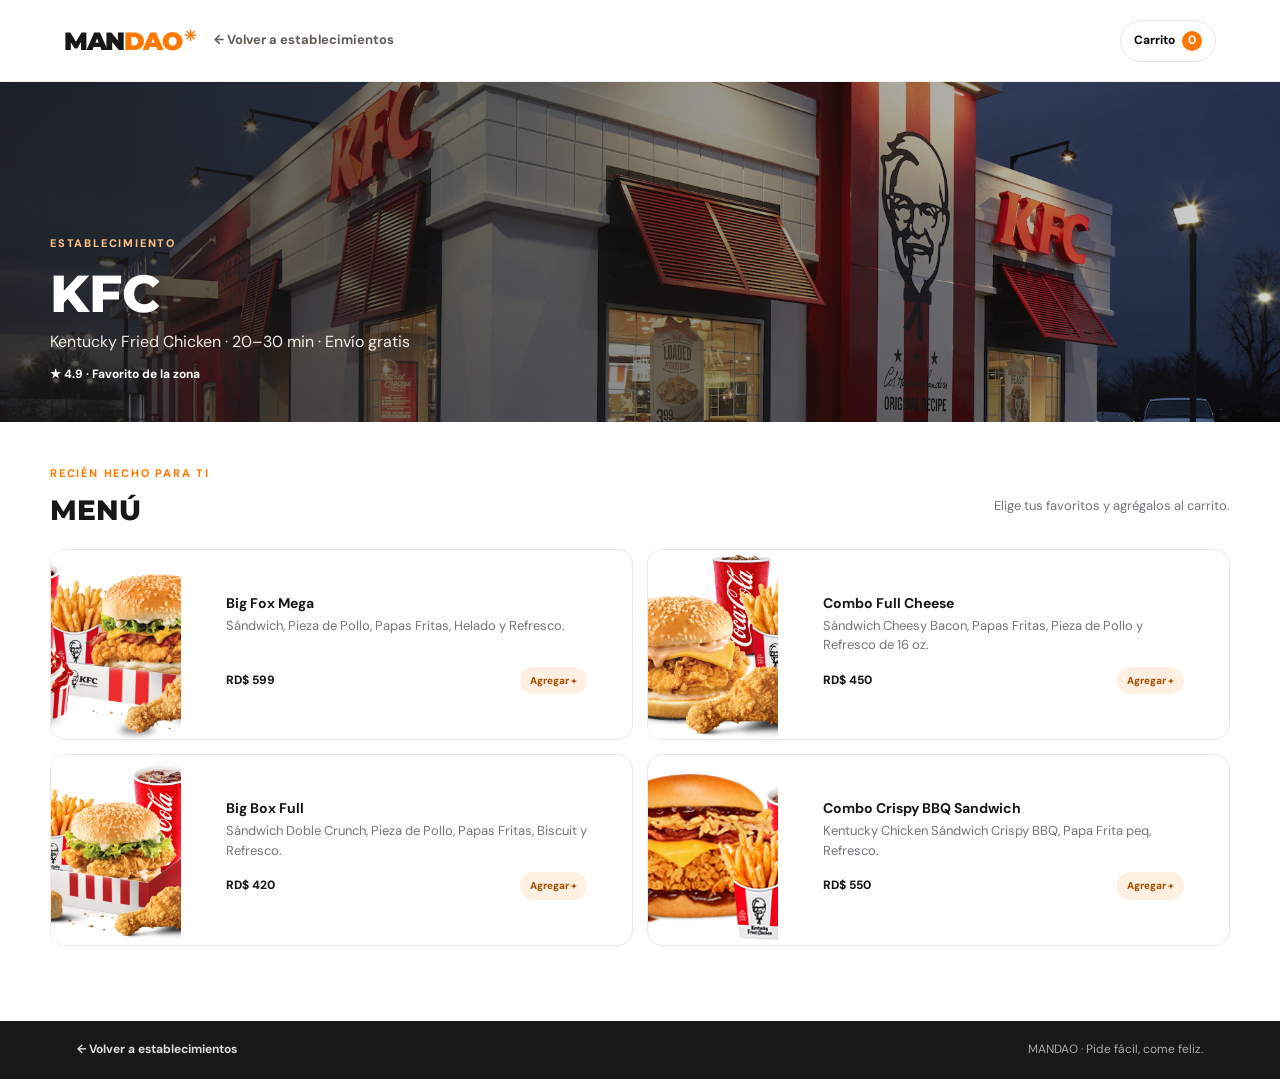
<file: restaurant.html>
<!doctype html>
<html lang="es">
<head>
  <meta charset="utf-8">
  <meta name="viewport" content="width=device-width, initial-scale=1">
  <meta name="theme-color" content="#ff7900">
  <title>Menú del restaurante — MANDAO</title>
  <link rel="stylesheet" href="normalize.css">
  <link rel="stylesheet" href="styless.css">
  <link rel="stylesheet" href="restaurant.css">
  <script src="restaurant.js" defer></script>
</head>
<body>
  <header class="site-header restaurant-header">
    <a class="logo" href="index.html#establecimientos">MAN<span>DAO</span><i>✳</i></a>
    <a class="back-link" href="index.html#establecimientos">← Volver a establecimientos</a>
    <button class="cart-button" id="open-cart">Carrito <span id="cart-count">0</span></button>
  </header>

  <main>
    <section class="restaurant-hero" id="restaurant-hero">
      <img id="restaurant-image" src="" alt="">
      <div class="restaurant-overlay"></div>
      <div class="restaurant-summary">
        <p class="eyebrow">ESTABLECIMIENTO</p>
        <h1 id="restaurant-name">Cargando menú...</h1>
        <p id="restaurant-description"></p>
        <span id="restaurant-rating"></span>
      </div>
    </section>

    <section class="restaurant-menu section-wrap">
      <div class="restaurant-menu-heading">
        <div><p class="eyebrow">RECIÉN HECHO PARA TI</p><h2>MENÚ</h2></div>
        <p>Elige tus favoritos y agrégalos al carrito.</p>
      </div>
      <div class="restaurant-products" id="restaurant-products"></div>
    </section>
  </main>

  <footer class="restaurant-footer"><a href="index.html#establecimientos">← Volver a establecimientos</a><span>MANDAO · Pide fácil, come feliz.</span></footer>

  <dialog class="site-dialog restaurant-cart" id="cart-dialog">
    <form method="dialog"><button class="dialog-close" aria-label="Cerrar">×</button></form>
    <p class="eyebrow">TU PEDIDO</p><h2>Carrito de compras</h2>
    <div id="cart-items" class="cart-items"></div>
    <div class="cart-total"><span>Total</span><b id="cart-total">RD$ 0</b></div>
    <button class="checkout-button" id="checkout-button">Confirmar pedido</button>
  </dialog>
  <div class="toast" id="toast" role="status" aria-live="polite"></div>
</body>
</html>
</file>
<file: styless.css>
/* MANDAO | Estilos organizados por secciones */
@import url('https://fonts.googleapis.com/css2?family=DM+Sans:wght@400;500;600;700;800&family=Montserrat:wght@500;600;700;800;900&display=swap');

/* 1. Variables, base y elementos compartidos */
:root {
  --orange: #ff7900;
  --orange-dark: #f15b13;
  --ink: #171717;
  --muted: #77747a;
  --cream: #fff9f3;
  --line: #eee9e4;
}
* { box-sizing: border-box; }
html { scroll-behavior: smooth; }
body { color: var(--ink); background: #fff; font-family: 'DM Sans', sans-serif; }
a { color: inherit; text-decoration: none; }
button, input { font: inherit; }
button { cursor: pointer; }
[hidden] { display: none !important; }
.section-wrap { width: 100%; max-width: 1240px; margin: 0 auto; padding-right: 30px; padding-left: 30px; }
.eyebrow { margin: 0 0 13px; color: var(--orange); font-size: 11px; font-weight: 800; letter-spacing: 1.8px; }
.section-heading { display: flex; align-items: end; justify-content: space-between; margin-bottom: 22px; }
.section-heading h2 { margin: 0; font: 800 27px 'Montserrat', sans-serif; letter-spacing: -.8px; }
.section-heading .eyebrow { margin-bottom: 8px; }
.text-link { border: 0; background: none; font-size: 13px; font-weight: 700; }
.text-link span { margin-left: 6px; color: var(--orange); font-size: 18px; }

/* 2. Encabezado y navegación */
.site-header { position: sticky; z-index: 20; top: 0; display: flex; height: 82px; align-items: center; justify-content: space-between; padding: 0 max(5vw, 24px); border-bottom: 1px solid #f0eeeb; background: #fff; }
.logo { font: 900 25px 'Montserrat', sans-serif; letter-spacing: -1.5px; white-space: nowrap; }
.logo span { color: var(--orange); }
.logo i { margin-left: 3px; color: var(--orange); font-size: 15px; font-style: normal; vertical-align: top; }
.menu { display: flex; align-items: center; gap: 21px; font-size: 13px; font-weight: 600; }
.menu > a:hover, .footer-links a:hover { color: var(--orange); }
.nav-login, .nav-register, .cart-button { border: 0; font-size: 12px; font-weight: 700; }
.nav-login { margin-left: 5px; background: none; }
.nav-register { padding: 12px 17px; border-radius: 999px; background: var(--orange); color: #fff; }
.cart-button { padding: 10px 13px; border: 1px solid var(--line); border-radius: 999px; background: white; }
.cart-button span { display: inline-grid; width: 20px; height: 20px; place-items: center; margin-left: 4px; border-radius: 50%; background: var(--orange); color: white; }
.menu-toggle { display: none; width: 38px; padding: 5px; border: 0; background: none; }
.menu-toggle span { display: block; height: 3px; margin: 5px 0; border-radius: 3px; background: var(--orange); }

/* 3. Portada y maqueta del teléfono */
.hero { display: grid; max-width: 1240px; min-height: 550px; grid-template-columns: 1fr 1fr; align-items: center; gap: 30px; overflow: hidden; margin: auto; padding: 56px 30px 60px; }
.hero-copy { position: relative; z-index: 2; }
.hero .eyebrow span { display: inline-block; width: 22px; height: 3px; margin-right: 6px; background: var(--orange); vertical-align: middle; }
.hero h1 { max-width: 580px; margin: 0 0 19px; font: 800 clamp(40px, 5vw, 64px)/1.08 'Montserrat', sans-serif; letter-spacing: -2.6px; }
.hero h1 em, .app-banner h2 em { color: var(--orange); font-style: normal; }
.hero-lead { margin: 0 0 9px; font: 700 20px/1.5 'Montserrat', sans-serif; }
.hero-description { margin: 0 0 24px; color: #666; font-size: 15px; line-height: 1.65; }
.search-form { display: flex; max-width: 510px; height: 57px; align-items: center; gap: 9px; padding: 5px 6px 5px 16px; border: 1px solid var(--line); border-radius: 14px; box-shadow: 0 8px 25px #241b1010; }
.search-form > span { color: var(--orange); font-size: 28px; line-height: 1; }
.search-form input { min-width: 0; flex: 1; border: 0; outline: 0; font-size: 13px; }
.search-form button, .app-button { padding: 13px 16px; border: 0; border-radius: 10px; background: var(--orange); color: white; font-size: 12px; font-weight: 700; }
.search-form button b { margin-left: 8px; font-size: 17px; }
.hero-note { margin-top: 19px; color: #777; font-size: 12px; }
.note-stars { margin-right: 7px; color: var(--orange); letter-spacing: 2px; }
.hero-art { position: relative; display: flex; height: 450px; align-items: center; justify-content: center; }
.orange-sun { position: absolute; top: 9%; right: 12%; width: 345px; height: 345px; border-radius: 50%; background: #fff0df; }
.phone { position: relative; z-index: 2; width: 230px; height: 400px; padding: 20px 13px 14px; transform: rotate(7deg); border: 8px solid #191919; border-radius: 36px; background: #fff; box-shadow: 0 25px 50px #341d1026; }
.phone-island { position: absolute; top: 8px; left: 50%; width: 65px; height: 15px; transform: translateX(-50%); border-radius: 12px; background: #171717; }
.phone-top { display: flex; justify-content: space-between; margin: 5px 0 19px; font-size: 9px; font-weight: 700; }
.phone-logo { text-align: center; font: 900 23px 'Montserrat', sans-serif; letter-spacing: -1px; }
.phone-logo i { color: var(--orange); font-size: 15px; font-style: normal; }
.phone-search { margin: 19px 0 18px; padding: 12px 9px; border-radius: 12px; background: #f6f4f2; color: #85817b; font-size: 9px; }
.phone-label { margin-bottom: 10px; font-size: 11px; font-weight: 800; }
.phone-label span { float: right; color: var(--orange); font-size: 9px; }
.phone-food { position: relative; display: flex; height: 119px; align-items: center; gap: 7px; padding: 9px; border-radius: 13px; background: #fff8f0; }
.phone-food img { width: 54px; height: 63px; border-radius: 10px; object-fit: cover; }
.phone-food b, .phone-food small, .phone-food strong { display: block; font-size: 8px; }
.phone-food small { margin: 5px 0; color: #888; }
.phone-food strong { color: var(--orange); font-size: 10px; }
.phone-food button { position: absolute; right: 9px; bottom: 9px; width: 22px; height: 22px; border: 0; border-radius: 50%; background: var(--orange); color: white; }
.phone-tabs { display: flex; justify-content: space-around; margin-top: 19px; color: #999; font-size: 17px; }
.phone-tabs span:first-child { color: var(--orange); }
.doodle { position: absolute; color: var(--orange); font-size: 55px; }
.doodle-left { bottom: 12%; left: 12%; }
.doodle-right { top: 8%; right: 6%; font-size: 39px; }
.hero-sticker { position: absolute; z-index: 4; right: 2%; bottom: 11%; display: grid; width: 86px; height: 86px; transform: rotate(12deg); place-content: center; border-radius: 50%; background: var(--orange); color: white; text-align: center; font: 900 14px/1.05 'Montserrat', sans-serif; box-shadow: 0 8px 20px #ff790044; }
.hero-sticker span { font-size: 22px; }

/* 4. Categorías */
.categories { padding-top: 15px; padding-bottom: 60px; }
.category-grid { display: grid; grid-template-columns: repeat(6, 1fr); gap: 14px; }
.category-card { display: flex; min-width: 0; min-height: 162px; flex-direction: column; align-items: center; justify-content: center; padding: 13px 12px; border: 0; border-radius: 18px; transition: transform .2s, box-shadow .2s; }
.category-card:hover { transform: translateY(-5px); box-shadow: 0 12px 25px #271e1512; }
.category-card img { width: 88px; height: 75px; margin-bottom: 10px; border-radius: 13px; object-fit: cover; }
.category-card b { font-size: 13px; }
.category-card small { margin-top: 5px; color: #706b66; font-size: 10px; }
.cat-orange { background: #fff0e1; }
.cat-yellow { background: #fff7d9; }
.cat-pink { background: #ffe9e5; }
.cat-green { background: #eaf5e8; }
.cat-blue { background: #e5f2ff; }
.cat-lilac { background: #f2eafa; }

/* 5. Promociones */
.promo-strip { display: grid; grid-template-columns: 1fr 1fr; gap: 18px; padding-bottom: 68px; }
.promo { position: relative; display: flex; height: 190px; justify-content: space-between; overflow: hidden; padding: 25px 30px; border-radius: 19px; }
.promo-food { background: #ffdfb9; }
.promo-pay { background: #ffe3d9; }
.promo-kicker { color: #8d4c0c; font-size: 9px; font-weight: 800; letter-spacing: 1.5px; }
.promo h3 { margin: 12px 0; font: 800 25px/1.16 'Montserrat', sans-serif; }
.promo a { display: inline-block; padding: 9px 14px; border-radius: 999px; background: #fff; font-size: 11px; font-weight: 700; }
.promo a span { margin-left: 8px; color: var(--orange); }
.promo img { width: 43%; height: 100%; align-self: center; border-radius: 14px; object-fit: cover; }

/* 6. Catálogo de productos */
.popular { padding-bottom: 65px; scroll-margin-top: 100px; }
.filter-row { display: flex; flex-wrap: wrap; gap: 9px; margin: -3px 0 20px; }
.filter-chip { padding: 9px 15px; border: 1px solid var(--line); border-radius: 999px; background: white; color: #5e5a55; font-size: 11px; font-weight: 700; }
.filter-chip:hover, .filter-chip.is-active { border-color: var(--orange); background: var(--orange); color: white; }
.food-grid { display: grid; grid-template-columns: repeat(4, 1fr); gap: 17px; }
.food-card { overflow: hidden; border: 1px solid #f0ece8; border-radius: 16px; background: #fff; transition: transform .2s, box-shadow .2s; }
.food-card:hover { transform: translateY(-4px); box-shadow: 0 12px 25px #271e1510; }
.food-photo { position: relative; height: 180px; overflow: hidden; background: #f4eee8; }
.food-photo > img { width: 100%; height: 100%; object-fit: cover; transition: transform .25s; }
.food-card:hover .food-photo > img { transform: scale(1.05); }
.food-tag { position: absolute; top: 12px; left: 12px; padding: 6px 9px; border-radius: 999px; background: #fff; color: var(--orange-dark); font-size: 8px; font-weight: 800; letter-spacing: .6px; }
.favorite { position: absolute; top: 10px; right: 12px; width: 31px; height: 31px; border: 0; border-radius: 50%; background: #fff; color: #333; font-size: 19px; }
.favorite.is-favorite { color: #e83d4e; }
.food-info, .food-bottom { display: flex; align-items: center; justify-content: space-between; padding: 13px 13px 0; }
.food-info h3 { margin: 0 0 5px; font-size: 13px; }
.food-info p { margin: 0; color: #817d78; font-size: 10px; }
.rating { font-size: 10px; white-space: nowrap; }
.rating:first-letter { color: #ffad18; }
.food-bottom { padding: 13px; color: #777; font-size: 10px; }
.food-bottom > span b { color: var(--ink); }
.add-button { padding: 8px 11px; border: 0; border-radius: 999px; background: #fff0e1; color: #a94d00; font-size: 10px; font-weight: 800; }
.add-button:hover { background: var(--orange); color: white; }
.empty-message { padding: 35px 10px; color: var(--muted); text-align: center; }

/* 7. Establecimientos */
.establishments { padding-bottom: 65px; scroll-margin-top: 100px; }
.establishment-grid { display: grid; grid-template-columns: repeat(3, 1fr); gap: 17px; }
.establishment-card { overflow: hidden; border: 1px solid var(--line); border-radius: 16px; transition: transform .2s, box-shadow .2s; }
.establishment-card:hover { transform: translateY(-3px); box-shadow: 0 12px 25px #271e1510; }
.establishment-card > a { position: relative; display: block; height: 100%; color: inherit; }
.establishment-card > a > img { display: block; width: 100%; height: 170px; object-fit: cover; }
.establishment-card > a > div { padding: 13px 15px 15px; }
.establishment-open { display: block; padding: 0 15px 14px; color: var(--orange); font-size: 11px; }
.establishment-card h3 { margin: 0 0 5px; font-size: 14px; }
.establishment-card p { margin: 0 0 9px; color: var(--muted); font-size: 11px; }
.establishment-card span { color: #47884e; font-size: 10px; font-weight: 700; }

/* 7. Supermercados */
.supermarket { padding-bottom: 65px; scroll-margin-top: 100px; }
.supermarket-grid { display: grid; grid-template-columns: repeat(3, 1fr); gap: 17px; }
.supermarket-card { overflow: hidden; border: 1px solid var(--line); border-radius: 16px; transition: transform .2s, box-shadow .2s; }
.supermarket-card:hover { transform: translateY(-3px); box-shadow: 0 12px 25px #271e1510; }
.supermarket-card > a { position: relative; display: block; height: 100%; color: inherit; }
.supermarket-card > a > img { display: block; width: 100%; height: 170px; object-fit: cover; }
.supermarket-card > a > div { padding: 13px 15px 15px; }
.supermarket-open { display: block; padding: 0 15px 14px; color: var(--orange); font-size: 11px; }
.supermarket-card h3 { margin: 0 0 5px; font-size: 14px; }
.supermarket-card p { margin: 0 0 9px; color: var(--muted); font-size: 11px; }
.supermarket-card span { color: #47884e; font-size: 10px; font-weight: 700; }

/* 8. Llamado a registrarse y pie de página */
.app-banner { display: flex; min-height: 270px; align-items: center; justify-content: space-between; overflow: hidden; margin-bottom: 65px; padding-top: 36px; padding-bottom: 36px; border-radius: 22px; background: #fff3e6; }
.app-banner h2 { margin: 0 0 10px; font: 800 31px/1.25 'Montserrat', sans-serif; letter-spacing: -1px; }
.app-banner > div:first-child > p:not(.eyebrow) { margin: 0 0 20px; color: #726b65; font-size: 13px; }
.app-button { display: inline-block; }
.app-button span { margin-left: 13px; }
.app-art { position: relative; display: grid; width: 260px; height: 200px; place-items: center; margin-right: 10%; transform: rotate(-5deg); border-radius: 100px 100px 24px 24px; background: var(--orange); }
.app-phone { position: relative; display: grid; width: 105px; height: 155px; place-content: center; border: 6px solid #191919; border-radius: 22px; background: white; text-align: center; }
.app-phone span { font: 900 13px 'Montserrat', sans-serif; }
.app-phone b { position: absolute; top: -23px; right: -41px; display: grid; width: 66px; height: 66px; transform: rotate(8deg); place-content: center; border-radius: 50%; background: #fff; color: var(--orange); text-align: center; font: 900 11px/1.05 'Montserrat', sans-serif; }
footer { display: grid; grid-template-columns: 1fr auto; align-items: center; gap: 10px 30px; padding: 40px max(6vw, 30px) 25px; background: #191919; color: white; }
.footer-logo { color: #fff; }
.footer-logo + p { grid-column: 1; margin: 0; color: #aaa; font-size: 12px; }
.footer-links { display: flex; grid-column: 2; grid-row: 1 / 3; gap: 23px; color: #ddd; font-size: 12px; }
.footer-links button { border: 0; background: none; color: inherit; font-size: inherit; }
footer small { grid-column: 1 / -1; margin-top: 20px; padding-top: 18px; border-top: 1px solid #393939; color: #999; font-size: 10px; }

/* 9. Ventanas del carrito y cuenta */
.site-dialog { position: fixed; width: min(440px, calc(100% - 30px)); max-height: 85vh; padding: 30px; border: 0; border-radius: 20px; box-shadow: 0 20px 80px #0003; }
.site-dialog::backdrop { background: #17171788; backdrop-filter: blur(3px); }
.site-dialog h2 { margin: 0 0 22px; font: 800 25px 'Montserrat', sans-serif; }
.dialog-close { position: absolute; top: 14px; right: 17px; border: 0; background: none; color: #777; font-size: 27px; }
.cart-items { max-height: 40vh; overflow-y: auto; }
.cart-empty { padding: 15px 0; color: var(--muted); font-size: 13px; }
.cart-item { display: flex; align-items: center; justify-content: space-between; gap: 12px; padding: 13px 0; border-bottom: 1px solid var(--line); }
.cart-item b, .cart-item small { display: block; }
.cart-item b { font-size: 13px; }
.cart-item small { margin-top: 4px; color: var(--muted); font-size: 10px; }
.quantity-control { display: flex; align-items: center; gap: 10px; }
.quantity-control button { width: 27px; height: 27px; border: 0; border-radius: 50%; background: #fff0e1; color: #a94d00; font-weight: 800; }
.quantity-control span { min-width: 12px; text-align: center; font-size: 12px; }
.cart-total { display: flex; justify-content: space-between; margin: 20px 0; font-size: 15px; }
.checkout-button { width: 100%; padding: 14px; border: 0; border-radius: 11px; background: var(--orange); color: #fff; font-weight: 800; }
.checkout-button:disabled { cursor: not-allowed; background: #ccc; }
.account-form { display: grid; gap: 14px; }
.account-form label { display: grid; gap: 6px; font-size: 11px; font-weight: 700; }
.account-form input { width: 100%; padding: 12px; border: 1px solid var(--line); border-radius: 9px; outline-color: var(--orange); font-size: 13px; }
.form-notice { min-height: 18px; margin: 0; color: #3a8747; font-size: 12px; line-height: 1.5; }
.toast { position: fixed; z-index: 30; right: 24px; bottom: 24px; padding: 13px 18px; transform: translateY(20px); border-radius: 12px; background: #191919; color: white; font-size: 13px; opacity: 0; pointer-events: none; transition: opacity .2s, transform .2s; }
.toast-visible { transform: translateY(0); opacity: 1; }

/* 10. Adaptación a tablets */
@media (max-width: 900px) {
  .site-header { height: 72px; }
  .menu { gap: 12px; font-size: 11px; }
  .nav-login { margin-left: 0; }
  .hero { grid-template-columns: 1.05fr .95fr; gap: 5px; padding-top: 40px; }
  .hero h1 { font-size: 48px; }
  .hero-art { transform: scale(.9); }
  .category-grid { grid-template-columns: repeat(3, 1fr); }
  .food-grid { grid-template-columns: repeat(2, 1fr); }
  .food-photo { height: 210px; }
}

/* 11. Adaptación a móviles */
@media (max-width: 680px) {
  .site-header { height: 68px; padding: 0 20px; }
  .logo { font-size: 23px; }
  .menu-toggle { display: block; }
  .menu { position: absolute; top: 67px; right: 0; left: 0; display: none; flex-direction: column; align-items: stretch; gap: 0; padding: 17px 22px 22px; background: #fff; box-shadow: 0 14px 20px #00000012; }
  .menu.menu-open { display: flex; }
  .menu > a, .menu > button { padding: 13px 3px; border-bottom: 1px solid #f3efeb; text-align: left; }
  .menu .nav-login { margin: 5px 0 0; }
  .menu .nav-register { margin-top: 12px; border: 0; text-align: center; }
  .menu .cart-button { margin-top: 9px; text-align: center; }
  .hero { display: flex; flex-direction: column; align-items: stretch; gap: 8px; padding: 43px 22px 25px; }
  .hero h1 { font-size: 43px; letter-spacing: -1.8px; }
  .hero-lead { font-size: 17px; }
  .hero-description { font-size: 14px; }
  .search-form { min-height: 54px; }
  .search-form input { font-size: 11px; }
  .search-form button { padding: 12px 10px; font-size: 10px; }
  .hero-art { height: 355px; transform: scale(.83); transform-origin: top center; margin-bottom: -45px; }
  .orange-sun { right: 14%; width: 300px; height: 300px; }
  .phone { height: 370px; }
  .section-wrap { padding-right: 21px; padding-left: 21px; }
  .section-heading h2 { font-size: 22px; }
  .section-heading .eyebrow { font-size: 9px; }
  .text-link { font-size: 11px; }
  .categories { padding-top: 30px; padding-bottom: 46px; }
  .category-grid { grid-template-columns: repeat(2, 1fr); gap: 10px; }
  .category-card { min-height: 137px; }
  .category-card img { width: 80px; height: 64px; }
  .promo-strip { grid-template-columns: 1fr; gap: 12px; padding-bottom: 50px; }
  .promo { height: 165px; padding: 21px; }
  .promo h3 { font-size: 23px; }
  .promo img { width: 38%; }
  .popular, .establishments { padding-bottom: 48px; }
  .filter-row { gap: 7px; }
  .filter-chip { padding: 8px 11px; font-size: 10px; }
  .food-grid { gap: 11px; }
  .food-photo { height: 145px; }
  .food-info, .food-bottom { padding-right: 10px; padding-left: 10px; }
  .food-info h3 { font-size: 11px; }
  .food-info p, .food-bottom { font-size: 9px; }
  .add-button { padding: 7px 8px; font-size: 9px; }
  .establishment-grid { grid-template-columns: 1fr; }
  .establishment-card { display: grid; grid-template-columns: 112px 1fr; align-items: center; }
  .establishment-card > a { display: grid; height: 100%; grid-template-columns: 112px 1fr; align-items: center; }
  .establishment-card > a > img { height: 100%; min-height: 112px; }
  .establishment-open { grid-column: 2; padding-top: 0; }
  .app-banner { position: relative; display: block; width: auto; min-height: 350px; margin: 0 20px 48px; padding: 27px 22px; }
  .app-banner h2 { font-size: 26px; }
  .app-banner > div:first-child > p:not(.eyebrow) { max-width: 235px; font-size: 11px; line-height: 1.6; }
  .app-art { position: absolute; right: -27px; bottom: -25px; width: 190px; height: 125px; margin: 0; }
  .app-phone { width: 78px; height: 115px; border-width: 5px; border-radius: 17px; }
  .app-phone span { font-size: 9px; }
  .app-phone b { right: -32px; width: 58px; height: 58px; font-size: 10px; }
  footer { grid-template-columns: 1fr; padding: 32px 22px 20px; }
  .footer-links { grid-column: 1; grid-row: auto; flex-wrap: wrap; gap: 16px; margin-top: 12px; font-size: 10px; }
  footer small { grid-column: 1; font-size: 10px; }
  .site-dialog { padding: 26px 22px; }
  .toast { right: 15px; bottom: 15px; left: 15px; text-align: center; }
}

@media (max-width: 390px) {
  .hero h1 { font-size: 37px; }
  .hero-art { height: 315px; transform: scale(.73); margin-bottom: -40px; }
  .section-heading h2 { font-size: 20px; }
  .food-photo { height: 126px; }
  .food-tag { padding: 5px 7px; font-size: 7px; }
  .food-info { align-items: flex-start; }
  .rating { font-size: 9px; }
}

#supermercados {
    display: none;
    padding-bottom: 100px;
}
</file>
<file: restaurant.css>
/* Vista del restaurante */
.restaurant-header { gap: 18px; }
.back-link { margin-right: auto; color: #625d58; font-size: 13px; font-weight: 700; }
.back-link:hover, .restaurant-footer a:hover { color: var(--orange); }
.restaurant-hero { position: relative; display: flex; height: 340px; align-items: end; overflow: hidden; background: #48331f; }
.restaurant-hero > img { position: absolute; width: 100%; height: 100%; object-fit: cover; }
.restaurant-overlay { position: absolute; inset: 0; background: linear-gradient(90deg, #171717c9, #17171730); }
.restaurant-summary { position: relative; z-index: 1; width: 100%; max-width: 1240px; margin: 0 auto; padding: 40px 30px; color: white; }
.restaurant-summary .eyebrow { color: #ffc184; }
.restaurant-summary h1 { margin: 0 0 8px; font: 800 clamp(32px, 5vw, 52px) 'Montserrat', sans-serif; }
.restaurant-summary p:not(.eyebrow) { margin: 0 0 12px; color: #f3eee8; }
.restaurant-summary > span { font-size: 12px; font-weight: 700; }
.restaurant-menu { padding-top: 45px; padding-bottom: 75px; }
.restaurant-menu-heading { display: flex; align-items: end; justify-content: space-between; margin-bottom: 22px; }
.restaurant-menu-heading h2 { margin: 0; font: 800 28px 'Montserrat', sans-serif; }
.restaurant-menu-heading > p { color: var(--muted); font-size: 13px; }
.restaurant-products { display: grid; grid-template-columns: repeat(2, 1fr); gap: 14px; }
.restaurant-product { display: grid; min-height: 140px; grid-template-columns: 130px 1fr; overflow: hidden; border: 1px solid var(--line); border-radius: 15px; background: white; }
.restaurant-product > img { width: 130px; height: 100%; min-height: 140px; object-fit: cover; }
.restaurant-product-info { display: flex; flex-direction: column; align-items: start; padding: 45px; }
.restaurant-product-info h3 { margin: 0 0 5px; font-size: 14px; }
.restaurant-product-info p { margin: 0 0 12px; color: var(--muted); font-size: 13px; line-height: 1.5; }
.restaurant-product-bottom { display: flex; width: 100%; align-items: center; justify-content: space-between; gap: 8px; margin-top: auto; font-size: 12px; font-weight: 800; }
.restaurant-product-bottom button { padding: 8px 10px; border: 0; border-radius: 999px; background: #fff0e1; color: #a94d00; font-size: 10px; font-weight: 800; }
.restaurant-product-bottom button:hover { background: var(--orange); color: white; }
.restaurant-footer { display: flex; justify-content: space-between; padding: 22px max(6vw, 30px); background: #191919; color: #ddd; font-size: 12px; }
.restaurant-footer a { font-weight: 700; }
.restaurant-footer span { color: #aaa; }
@media (max-width: 760px) {
  .restaurant-header { height: 68px; padding: 0 18px; }
  .back-link { font-size: 11px; }
  .restaurant-hero { height: 290px; }
  .restaurant-summary { padding: 30px 22px; }
  .restaurant-menu { padding: 35px 20px 55px; }
  .restaurant-menu-heading { display: block; }
  .restaurant-menu-heading h2 { font-size: 24px; }
  .restaurant-menu-heading > p { font-size: 12px; }
  .restaurant-products { grid-template-columns: 1fr; }
  .restaurant-product { grid-template-columns: 115px 1fr; }
  .restaurant-product > img { width: 115px; }
  .restaurant-footer { gap: 15px; flex-wrap: wrap; padding: 20px; font-size: 10px; }
}
@media (max-width: 390px) {
  .restaurant-header .logo { font-size: 19px; }
  .back-link { max-width: 125px; }
  .restaurant-product { grid-template-columns: 100px 1fr; }
  .restaurant-product > img { width: 100px; }
  .restaurant-product-info { padding: 12px; }
}
</file>
